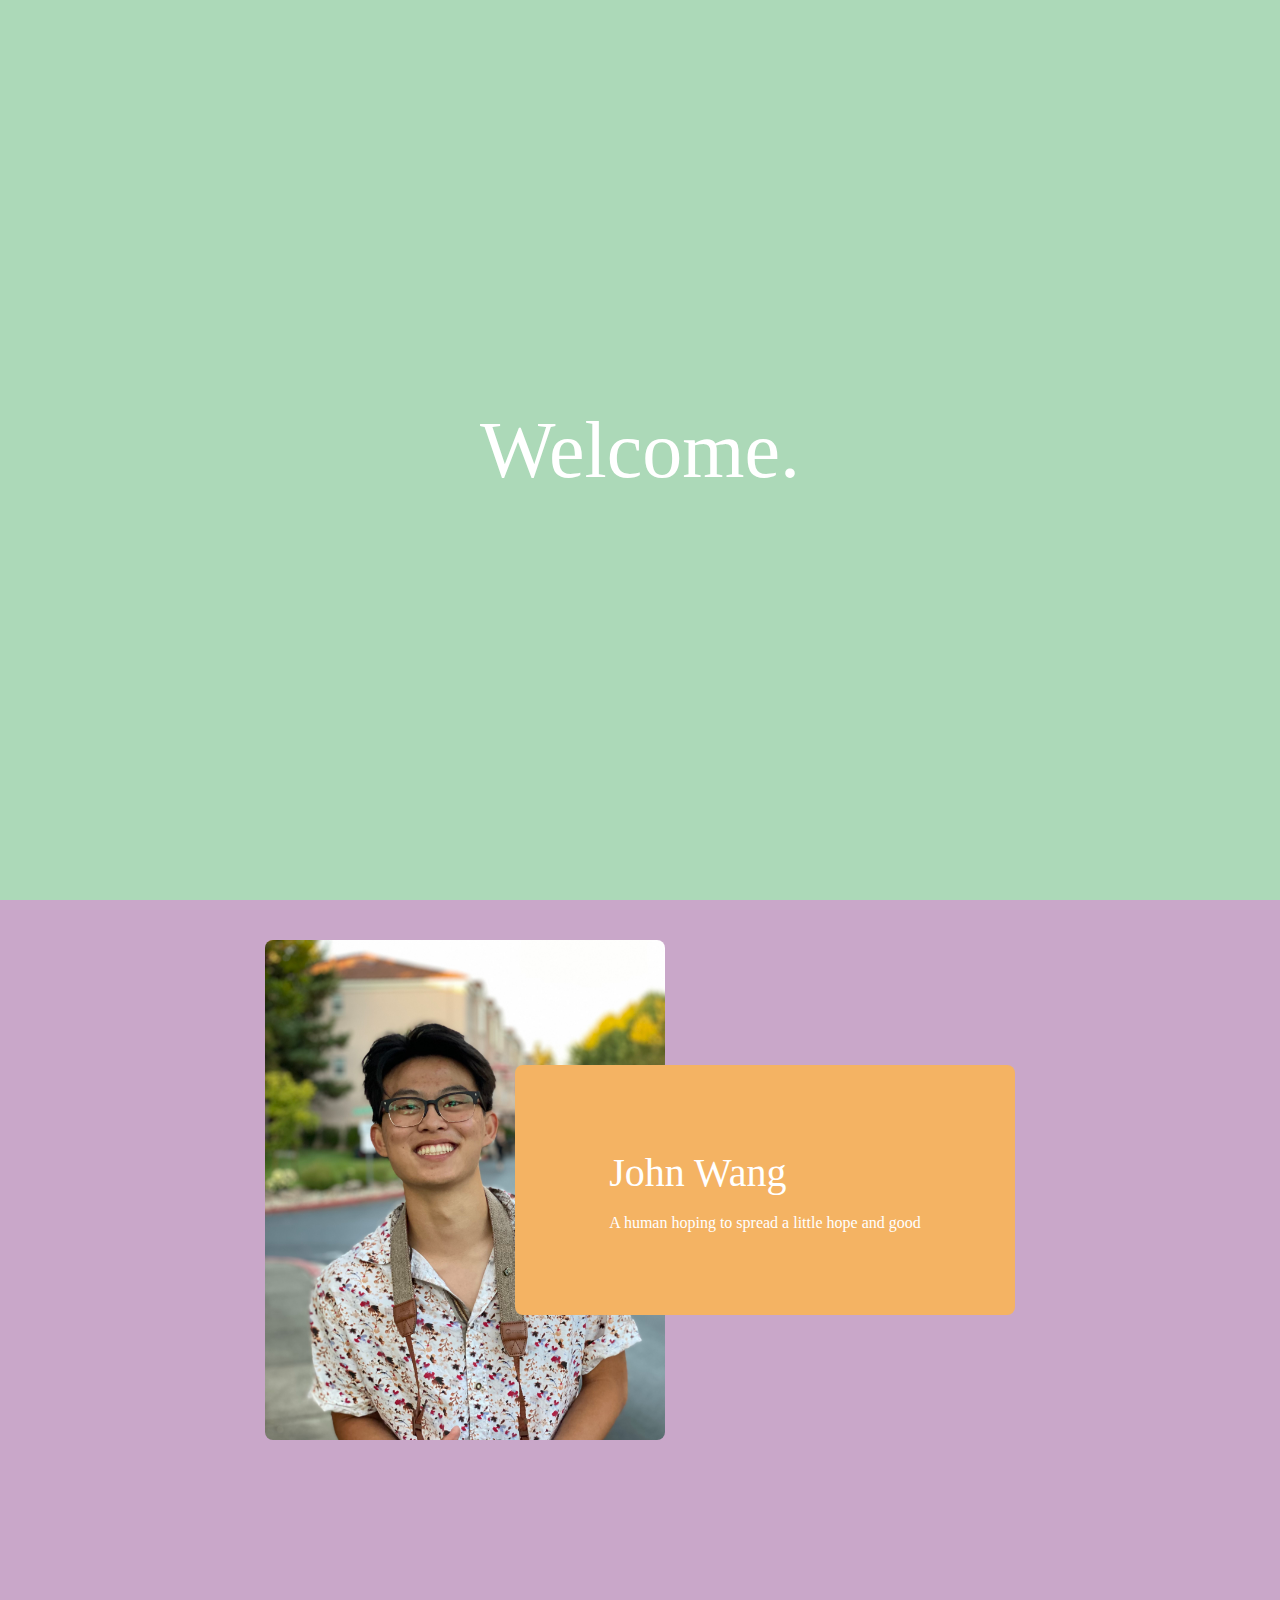
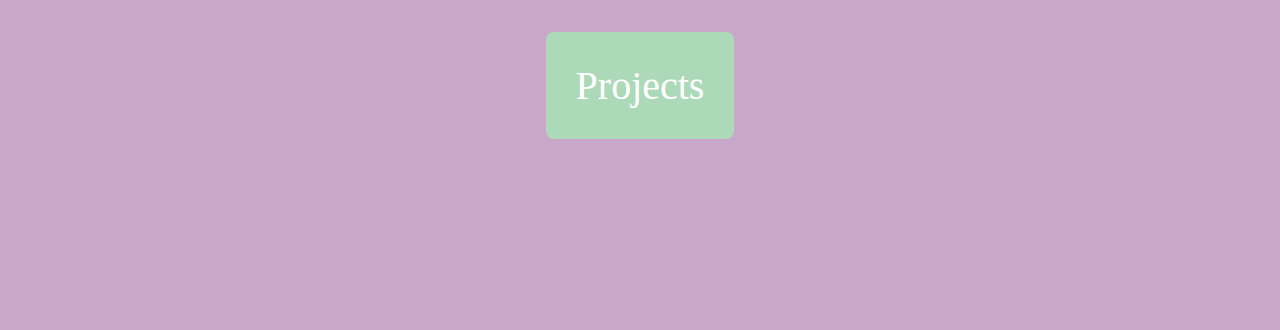
<file: index.html>
<!DOCTYPE html>
<html>
    <head>
        <meta charset="UTF-8">
        <meta name="description" content="This is the personal page of John Wang, a Berkeley EECS student focused on projects promoting social good and hope">
        <link rel="stylesheet" href="stylesheet.css" />
        <title>John Wang</title>
    </head>
    <body>
        <section> <!-- Bold Title -->
            <div class="boldtitle">
                <div class="content">
                    <h1>Welcome.</h1>
                </div>
            </div>
        </section>
        <section> <!-- Ov-Two Split -->
            <div class="container">
                <div class="left"></div>
                <div class="right">
                    <div class="content">
                        <h1><strong>John Wang</strong></h1>
                        <br>
                        <p>A human hoping to spread a little hope and good
                        </p>
                    </div>
                </div>
            </div class="container">
        </section>
        <section> <!-- Three Split Art-->
            <div class="container">
                <div class="img3" id="uno">
                </div>
                <div class="content3">
                    <h1><strong>Projects</strong></h1>
                </div>
                <div class="img3" id="dos">
                </div>
                <div class="img3" id="tres">
                </div>
                <div class="img3" id="cuatro">
                </div>
                <div class="img3" id="cinco">
                </div>
            </div>
        </section>
    </body>
</html>
</file>
<file: stylesheet.css>
@import url('https://fonts.googleapis.com/css2?family=Oswald:wght@300;500&display=swap');
*{
    box-sizing: border-box;
    margin: 0;
    padding: 0px;
}
html{
    font-family: 'Monteserrat';
    font-size: 16px;
}

:root{
    --clr-primary: #acd9b8;
    --clr-secondary-1: #c9a7c9;
    --clr-secondary-2: #f4b363;
}

/* Make images easier to work with */
img,
picture {
  max-width: 100%;
  display: block;
}

/* Inherit fonts for inputs and buttons */
input,
button,
textarea,
select {
  font: inherit;
}

/* Remove all animations, transitions and smooth scroll for people that prefer not to see them */
@media (prefers-reduced-motion: reduce) {
  html:focus-within {
    scroll-behavior: auto;
  }

  *,
  *::before,
  *::after {
    animation-duration: 0.01ms !important;
    animation-iteration-count: 1 !important;
    transition-duration: 0.01ms !important;
    scroll-behavior: auto !important;
  }
}


/* Welcome Section */
.boldtitle{
    width: 100%;
    height: 100vh;
    margin-bottom: 40px;
    display: flex;
    align-items: center;
    justify-content: center;
    background-color: var(--clr-primary);
    color: white;
}
.boldtitle h1{
    font-size: 80px;
    font-weight: 500;
}


/* Default Settings for Sections and Containers */
section{
    min-height: 50vh;
    width: 100%;
    display: flex;
    align-items: center;
    justify-content: center;
    background-color: var(--clr-secondary-1);
}
.container{
    width: 95%;
    max-width: 1000px;
    margin: 0 auto;
    display: flex;
    flex-wrap: wrap;
    align-items: center;
    justify-content: center;
    margin-bottom: 40px;
}


/* Intro Section, Two Overlapping Panels */
.left{
    width: clamp(200px, 50%, 400px);
    height: 500px;
    background: url(./images/pfp2.jpeg) no-repeat center top / cover;
    border-radius: 8px;
}
.right{
    width:50%;
    min-height: 250px;
    background-color: var(--clr-secondary-2);
    display: flex;
    align-items: center;
    justify-content: center;
    padding: 30px;
    border-radius: 8px;
    color: white;
    margin-left: -150px;
}

/* Settings for Art Panel */

.artwork-grid{
  display: grid; 
  gap: 1.5rem;
  grid-auto-columns: 1fr;
  grid-template-areas:
    'six'
    'one'
    'two'
    'three'
    'four'
    'five';

  padding-block: 2rem;
  width: min(95%, 70rem);
  margin-inline: auto;
}

.img3:nth-child(1) {
    grid-area: one;
  }
.img3:nth-child(2) {
grid-area: two;
}
.img3:nth-child(3) {
grid-area: three;
}
.img3:nth-child(4) {
grid-area: four;
}
.img3:nth-child(5) {
grid-area: five;
}
.content3 {
grid-area: six;
}

@media (min-width: 50em){  
    .artwork-grid{
      grid-template-areas: 
        'one six two'
        'three four five';
    }
  }

.img3{
    min-height: 400px;  
    border-radius: 8px;
}
#uno{
    background: url(./artwork/yourlove.JPG) no-repeat center /cover;
}
#dos{
    background: url(./artwork/stuck.JPG) no-repeat center /cover;
}
#tres{
    background: url(./artwork/redfans.JPG) no-repeat center /cover;
}
#cuatro{
    background: url(./artwork/lift.JPG) no-repeat center /cover;
}
#cinco{
    background: url(./artwork/dennys.JPG) no-repeat center /cover;
}
.content3{
    background-color: var(--clr-primary);
    display: flex;
    align-items: center;
    justify-content: center;
    padding: 30px;
    border-radius: 8px;
    color: white;
    text-align: center;
    /* margin-left: auto; check back on this */
}
.content3 h1, .right h1{
    font-size: 2.5rem;
    font-weight: lighter;
}
.content3 p, right p{
    margin: 20px 0;
    font-weight: 500;
    line-height: 25px;
}

/* Adjusting Layout for Smaller Screens */
@media only screen and (max-width: 768px){
    .container{
        flex-direction: column;
        width: 100%;
        margin: 0 10px;
    }
    .left{
        width: 100%;
        background: url(./images/pfp3.jpeg) no-repeat center top / cover;
    }
    .right{
        width: 80%;
        margin: 0;
        margin-top: -75px;
    }
}
</file>
